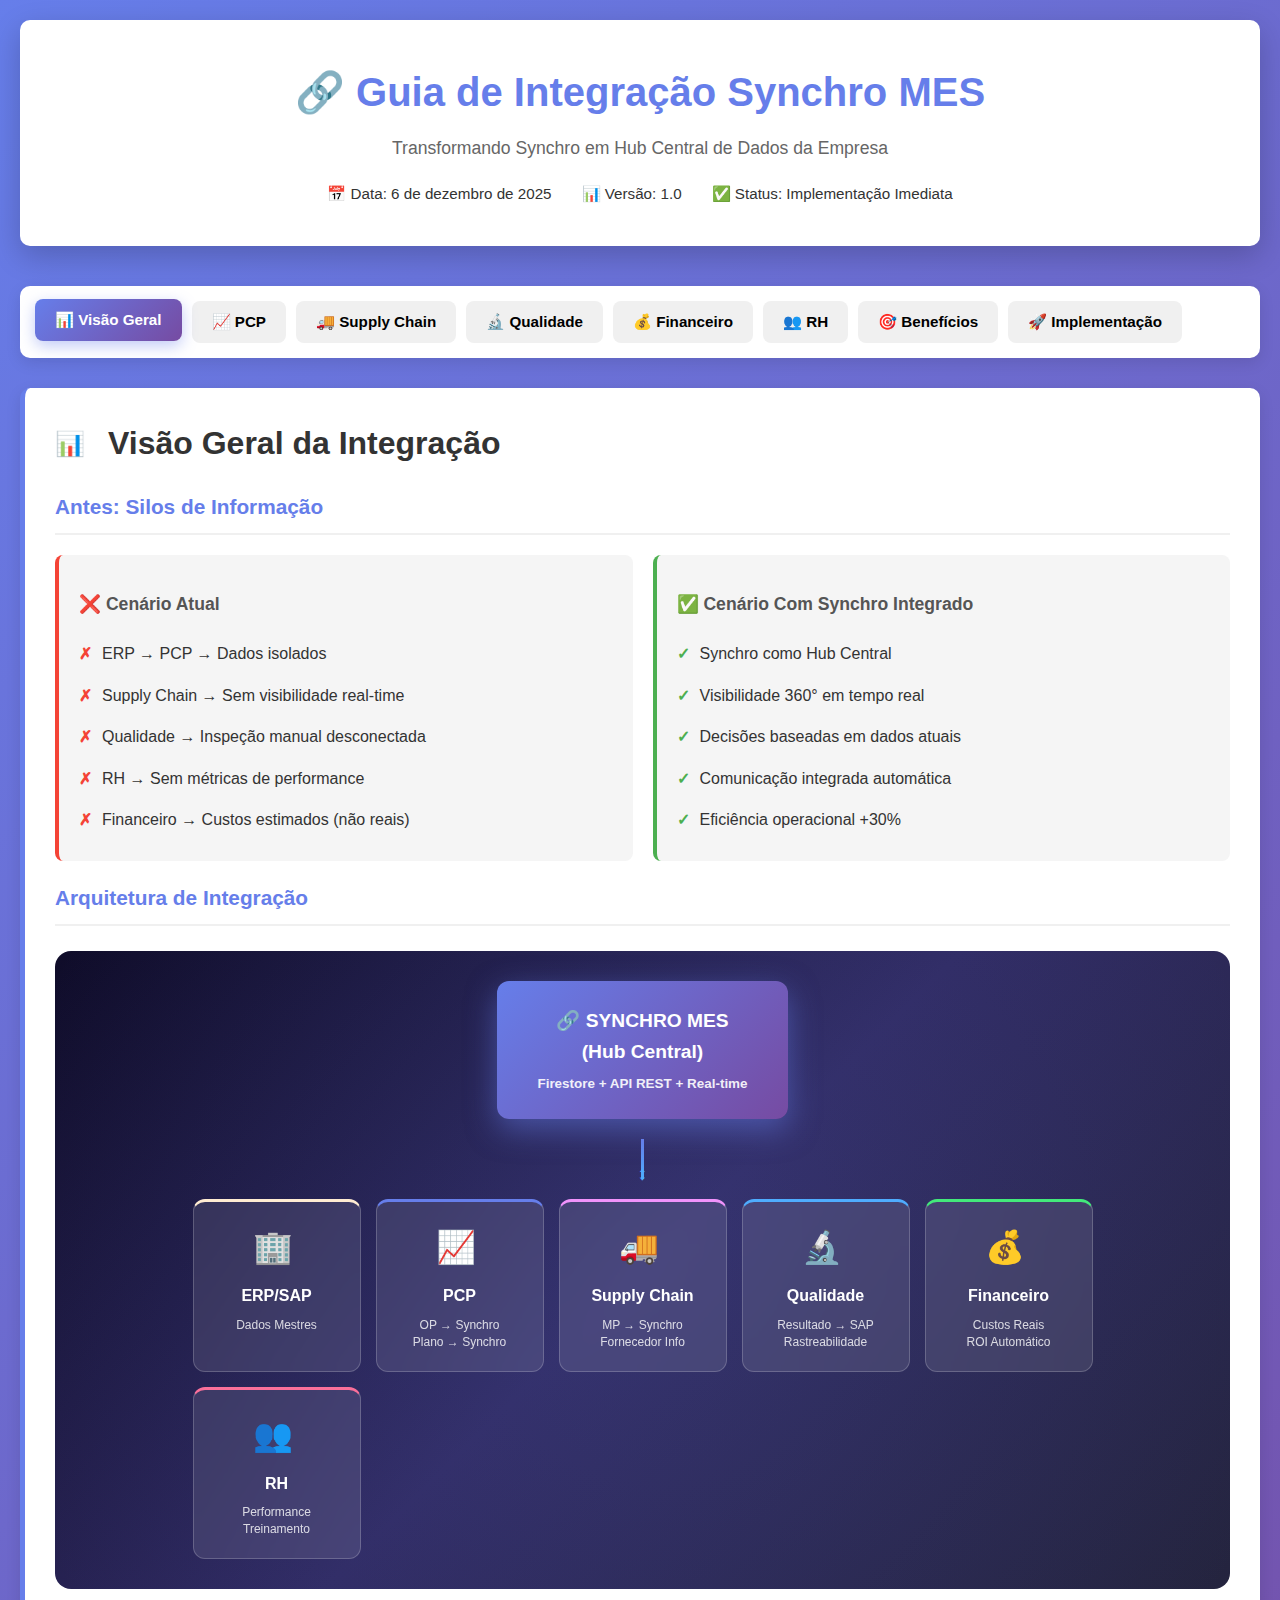
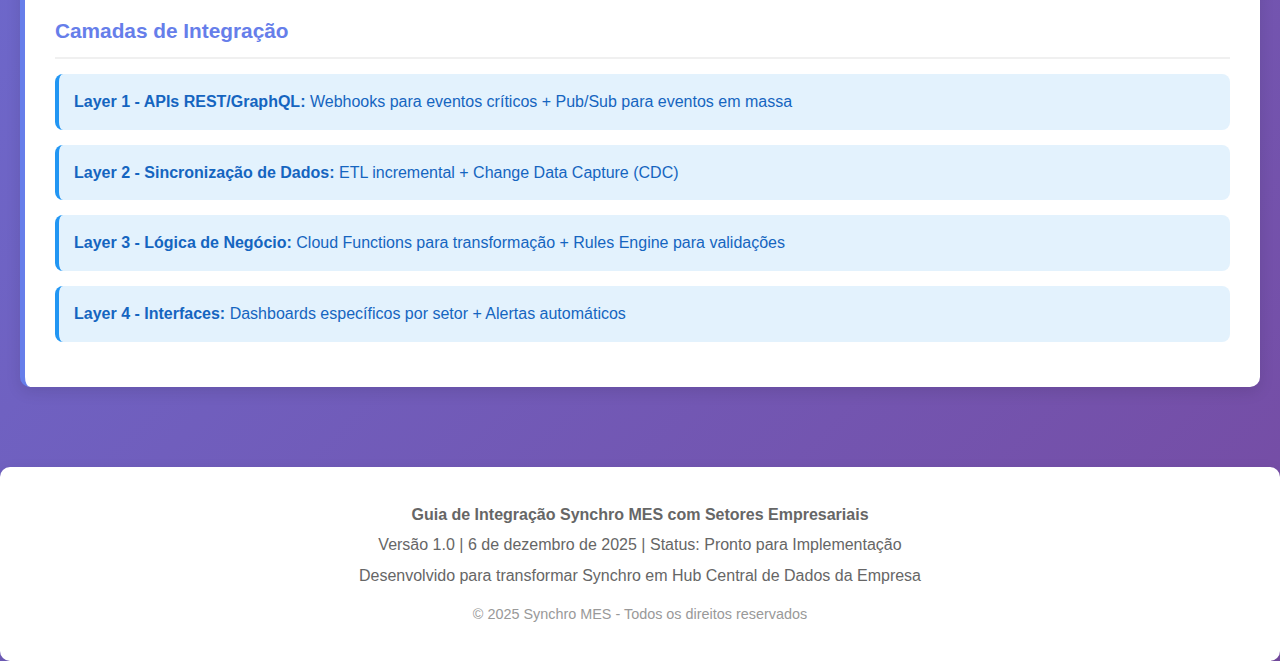
<file: guia-integracao-setores.html>
<!DOCTYPE html>
<html lang="pt-BR">
<head>
    <meta charset="UTF-8">
    <meta name="viewport" content="width=device-width, initial-scale=1.0">
    <title>Guia de Integração Synchro MES - Setores Empresariais</title>
    <style>
        * {
            margin: 0;
            padding: 0;
            box-sizing: border-box;
        }

        body {
            font-family: 'Segoe UI', Tahoma, Geneva, Verdana, sans-serif;
            background: linear-gradient(135deg, #667eea 0%, #764ba2 100%);
            color: #333;
            line-height: 1.6;
            min-height: 100vh;
        }

        .container {
            max-width: 1400px;
            margin: 0 auto;
            padding: 20px;
        }

        /* Header */
        header {
            background: white;
            padding: 40px 30px;
            border-radius: 10px;
            box-shadow: 0 10px 30px rgba(0, 0, 0, 0.2);
            margin-bottom: 40px;
            text-align: center;
        }

        header h1 {
            font-size: 2.5em;
            color: #667eea;
            margin-bottom: 10px;
        }

        header .subtitle {
            font-size: 1.1em;
            color: #666;
            margin-bottom: 20px;
        }

        header .meta {
            display: flex;
            justify-content: center;
            gap: 30px;
            flex-wrap: wrap;
            font-size: 0.95em;
        }

        header .meta span {
            display: flex;
            align-items: center;
            gap: 8px;
        }

        /* Navigation Tabs */
        .tabs {
            display: flex;
            gap: 10px;
            margin-bottom: 30px;
            flex-wrap: wrap;
            background: white;
            padding: 15px;
            border-radius: 10px;
            box-shadow: 0 5px 15px rgba(0, 0, 0, 0.1);
        }

        .tabs button {
            padding: 12px 20px;
            border: none;
            background: #f0f0f0;
            cursor: pointer;
            border-radius: 8px;
            font-weight: 600;
            transition: all 0.3s ease;
            font-size: 0.95em;
        }

        .tabs button:hover {
            background: #e0e0e0;
        }

        .tabs button.active {
            background: linear-gradient(135deg, #667eea 0%, #764ba2 100%);
            color: white;
            transform: translateY(-2px);
            box-shadow: 0 5px 15px rgba(102, 126, 234, 0.4);
        }

        /* Tab Content */
        .tab-content {
            display: none;
            animation: fadeIn 0.5s ease;
        }

        .tab-content.active {
            display: block;
        }

        @keyframes fadeIn {
            from { opacity: 0; transform: translateY(10px); }
            to { opacity: 1; transform: translateY(0); }
        }

        /* Cards */
        .card {
            background: white;
            border-radius: 10px;
            padding: 30px;
            margin-bottom: 20px;
            box-shadow: 0 5px 15px rgba(0, 0, 0, 0.1);
            border-left: 5px solid #667eea;
        }

        .card.pcp { border-left-color: #667eea; }
        .card.supply { border-left-color: #f093fb; }
        .card.quality { border-left-color: #4facfe; }
        .card.financial { border-left-color: #43e97b; }
        .card.rh { border-left-color: #fa709a; }

        .card h2 {
            font-size: 1.8em;
            margin-bottom: 15px;
            color: #333;
        }

        .card h3 {
            font-size: 1.3em;
            margin: 20px 0 10px 0;
            color: #667eea;
            border-bottom: 2px solid #f0f0f0;
            padding-bottom: 10px;
        }

        .card h4 {
            font-size: 1.1em;
            margin: 15px 0 10px 0;
            color: #555;
        }

        /* Tables */
        table {
            width: 100%;
            border-collapse: collapse;
            margin: 20px 0;
            font-size: 0.95em;
        }

        table thead {
            background: linear-gradient(135deg, #667eea 0%, #764ba2 100%);
            color: white;
        }

        table th {
            padding: 15px;
            text-align: left;
            font-weight: 600;
        }

        table td {
            padding: 12px 15px;
            border-bottom: 1px solid #f0f0f0;
        }

        table tbody tr:hover {
            background: #f9f9f9;
        }

        /* Badge */
        .badge {
            display: inline-block;
            padding: 5px 12px;
            border-radius: 20px;
            font-size: 0.85em;
            font-weight: 600;
            margin: 3px;
        }

        .badge.input { background: #e3f2fd; color: #1976d2; }
        .badge.output { background: #f3e5f5; color: #7b1fa2; }
        .badge.responsibility { background: #e8f5e9; color: #388e3c; }

        /* Workflow */
        .workflow {
            background: #f5f5f5;
            padding: 20px;
            border-radius: 8px;
            margin: 20px 0;
            font-family: 'Courier New', monospace;
            overflow-x: auto;
            border-left: 4px solid #667eea;
        }

        .workflow code {
            color: #333;
            font-size: 0.9em;
            line-height: 1.8;
        }

        /* Alert Box */
        .alert {
            padding: 15px;
            border-radius: 8px;
            margin: 15px 0;
            border-left: 4px solid;
        }

        .alert.info {
            background: #e3f2fd;
            border-left-color: #2196f3;
            color: #1565c0;
        }

        .alert.success {
            background: #e8f5e9;
            border-left-color: #4caf50;
            color: #2e7d32;
        }

        .alert.warning {
            background: #fff3e0;
            border-left-color: #ff9800;
            color: #e65100;
        }

        .alert.critical {
            background: #ffebee;
            border-left-color: #f44336;
            color: #c62828;
        }

        /* Dashboard Preview */
        .dashboard-preview {
            background: linear-gradient(135deg, #1a1a2e 0%, #16213e 100%);
            border: 1px solid #0f3460;
            border-radius: 12px;
            padding: 25px;
            margin: 20px 0;
            font-family: 'Fira Code', 'Consolas', 'Courier New', monospace;
            font-size: 0.85em;
            overflow-x: auto;
            color: #e94560;
            box-shadow: 0 10px 40px rgba(0, 0, 0, 0.3), inset 0 1px 0 rgba(255, 255, 255, 0.1);
            position: relative;
        }

        .dashboard-preview::before {
            content: '';
            position: absolute;
            top: 10px;
            left: 15px;
            width: 12px;
            height: 12px;
            background: #ff5f56;
            border-radius: 50%;
            box-shadow: 20px 0 0 #ffbd2e, 40px 0 0 #27ca40;
        }

        .dashboard-preview pre {
            margin: 0;
            padding-top: 15px;
            white-space: pre;
            color: #a5d6ff;
        }

        /* Modern Diagram Styles */
        .diagram-container {
            background: linear-gradient(135deg, #0f0c29 0%, #302b63 50%, #24243e 100%);
            border-radius: 16px;
            padding: 30px;
            margin: 25px 0;
            position: relative;
            overflow: hidden;
        }

        .diagram-container::before {
            content: '';
            position: absolute;
            top: -50%;
            left: -50%;
            width: 200%;
            height: 200%;
            background: radial-gradient(circle, rgba(102, 126, 234, 0.1) 0%, transparent 50%);
            animation: pulse 4s ease-in-out infinite;
        }

        @keyframes pulse {
            0%, 100% { transform: scale(1); opacity: 0.5; }
            50% { transform: scale(1.1); opacity: 0.8; }
        }

        .diagram-hub {
            display: flex;
            flex-direction: column;
            align-items: center;
            position: relative;
            z-index: 1;
        }

        .hub-center {
            background: linear-gradient(135deg, #667eea 0%, #764ba2 100%);
            color: white;
            padding: 25px 40px;
            border-radius: 12px;
            font-weight: bold;
            font-size: 1.2em;
            text-align: center;
            box-shadow: 0 10px 30px rgba(102, 126, 234, 0.5);
            position: relative;
            z-index: 2;
        }

        .hub-center small {
            display: block;
            font-size: 0.7em;
            opacity: 0.9;
            margin-top: 5px;
        }

        .hub-connectors {
            display: flex;
            justify-content: center;
            gap: 0;
            margin: 20px 0;
        }

        .connector-line {
            width: 3px;
            height: 40px;
            background: linear-gradient(180deg, #667eea, #4facfe);
            position: relative;
        }

        .connector-line::after {
            content: '↕';
            position: absolute;
            bottom: -10px;
            left: 50%;
            transform: translateX(-50%);
            color: #4facfe;
            font-size: 1.2em;
        }

        .hub-sectors {
            display: grid;
            grid-template-columns: repeat(auto-fit, minmax(140px, 1fr));
            gap: 15px;
            width: 100%;
            max-width: 900px;
        }

        .sector-box {
            background: rgba(255, 255, 255, 0.1);
            backdrop-filter: blur(10px);
            border: 1px solid rgba(255, 255, 255, 0.2);
            border-radius: 12px;
            padding: 20px 15px;
            text-align: center;
            color: white;
            transition: all 0.3s ease;
            cursor: pointer;
        }

        .sector-box:hover {
            transform: translateY(-5px);
            background: rgba(255, 255, 255, 0.2);
            box-shadow: 0 10px 30px rgba(0, 0, 0, 0.3);
        }

        .sector-box .icon {
            font-size: 2em;
            margin-bottom: 10px;
        }

        .sector-box h4 {
            margin: 0;
            font-size: 1em;
            color: white;
        }

        .sector-box small {
            display: block;
            margin-top: 8px;
            font-size: 0.75em;
            opacity: 0.8;
            line-height: 1.4;
        }

        .sector-box.pcp { border-top: 3px solid #667eea; }
        .sector-box.supply { border-top: 3px solid #f093fb; }
        .sector-box.quality { border-top: 3px solid #4facfe; }
        .sector-box.financial { border-top: 3px solid #43e97b; }
        .sector-box.rh { border-top: 3px solid #fa709a; }
        .sector-box.erp { border-top: 3px solid #ffecd2; }

        /* Flow Diagram */
        .flow-diagram {
            display: flex;
            align-items: center;
            justify-content: center;
            gap: 15px;
            flex-wrap: wrap;
            padding: 20px;
            background: linear-gradient(135deg, #1a1a2e 0%, #16213e 100%);
            border-radius: 12px;
            margin: 20px 0;
        }

        .flow-step {
            background: linear-gradient(135deg, #667eea 0%, #764ba2 100%);
            color: white;
            padding: 15px 20px;
            border-radius: 10px;
            font-weight: 600;
            text-align: center;
            min-width: 120px;
            box-shadow: 0 5px 15px rgba(102, 126, 234, 0.4);
        }

        .flow-step.secondary {
            background: linear-gradient(135deg, #4facfe 0%, #00f2fe 100%);
        }

        .flow-step.success {
            background: linear-gradient(135deg, #43e97b 0%, #38f9d7 100%);
        }

        .flow-step.warning {
            background: linear-gradient(135deg, #fa709a 0%, #fee140 100%);
        }

        .flow-arrow {
            color: #4facfe;
            font-size: 1.5em;
            animation: arrowPulse 1.5s ease-in-out infinite;
        }

        @keyframes arrowPulse {
            0%, 100% { opacity: 0.5; transform: translateX(0); }
            50% { opacity: 1; transform: translateX(5px); }
        }

        /* Status Grid */
        .status-grid {
            display: grid;
            grid-template-columns: repeat(auto-fit, minmax(200px, 1fr));
            gap: 15px;
            margin: 20px 0;
        }

        .status-card {
            background: linear-gradient(135deg, #1a1a2e 0%, #16213e 100%);
            border-radius: 12px;
            padding: 20px;
            color: white;
            position: relative;
            overflow: hidden;
        }

        .status-card::before {
            content: '';
            position: absolute;
            top: 0;
            left: 0;
            width: 4px;
            height: 100%;
        }

        .status-card.producing::before { background: #43e97b; }
        .status-card.delayed::before { background: #fa709a; }
        .status-card.stopped::before { background: #ffc107; }
        .status-card.waiting::before { background: #4facfe; }

        .status-card .op-name {
            font-weight: bold;
            font-size: 1.1em;
            margin-bottom: 10px;
        }

        .status-card .status-label {
            display: inline-block;
            padding: 5px 12px;
            border-radius: 20px;
            font-size: 0.8em;
            font-weight: 600;
        }

        .status-card.producing .status-label { background: rgba(67, 233, 123, 0.2); color: #43e97b; }
        .status-card.delayed .status-label { background: rgba(250, 112, 154, 0.2); color: #fa709a; }
        .status-card.stopped .status-label { background: rgba(255, 193, 7, 0.2); color: #ffc107; }
        .status-card.waiting .status-label { background: rgba(79, 172, 254, 0.2); color: #4facfe; }

        .status-card .progress-bar {
            height: 6px;
            background: rgba(255, 255, 255, 0.1);
            border-radius: 3px;
            margin-top: 15px;
            overflow: hidden;
        }

        .status-card .progress-fill {
            height: 100%;
            border-radius: 3px;
            transition: width 0.5s ease;
        }

        .status-card.producing .progress-fill { background: linear-gradient(90deg, #43e97b, #38f9d7); }
        .status-card.delayed .progress-fill { background: linear-gradient(90deg, #fa709a, #fee140); }
        .status-card.stopped .progress-fill { background: linear-gradient(90deg, #ffc107, #ff9800); }
        .status-card.waiting .progress-fill { background: linear-gradient(90deg, #4facfe, #00f2fe); }

        .status-card .info-row {
            display: flex;
            justify-content: space-between;
            margin-top: 10px;
            font-size: 0.85em;
            opacity: 0.8;
        }

        /* Material Cards */
        .material-grid {
            display: grid;
            grid-template-columns: repeat(auto-fit, minmax(180px, 1fr));
            gap: 15px;
            margin: 20px 0;
        }

        .material-card {
            background: linear-gradient(135deg, #1a1a2e 0%, #16213e 100%);
            border-radius: 12px;
            padding: 20px;
            color: white;
            text-align: center;
        }

        .material-card .icon {
            font-size: 2.5em;
            margin-bottom: 10px;
        }

        .material-card h4 {
            margin: 0 0 5px 0;
            color: white;
        }

        .material-card .quantity {
            font-size: 1.5em;
            font-weight: bold;
            margin: 10px 0;
        }

        .material-card .quantity.ok { color: #43e97b; }
        .material-card .quantity.warning { color: #ffc107; }
        .material-card .quantity.critical { color: #fa709a; }

        .material-card .bar {
            height: 8px;
            background: rgba(255, 255, 255, 0.1);
            border-radius: 4px;
            overflow: hidden;
            margin-top: 15px;
        }

        .material-card .bar-fill {
            height: 100%;
            border-radius: 4px;
        }

        .material-card .bar-fill.ok { background: linear-gradient(90deg, #43e97b, #38f9d7); width: 80%; }
        .material-card .bar-fill.warning { background: linear-gradient(90deg, #ffc107, #ff9800); width: 45%; }
        .material-card .bar-fill.critical { background: linear-gradient(90deg, #fa709a, #fee140); width: 15%; }

        /* SPC Chart */
        .spc-chart {
            background: linear-gradient(135deg, #1a1a2e 0%, #16213e 100%);
            border-radius: 12px;
            padding: 25px;
            margin: 20px 0;
            color: white;
        }

        .spc-chart h4 {
            color: white;
            margin-bottom: 20px;
            text-align: center;
        }

        .chart-area {
            position: relative;
            height: 200px;
            border-left: 2px solid rgba(255, 255, 255, 0.3);
            border-bottom: 2px solid rgba(255, 255, 255, 0.3);
            margin: 20px 10px;
        }

        .chart-line {
            position: absolute;
            left: 0;
            right: 0;
            height: 2px;
            border-top: 2px dashed;
        }

        .chart-line.usl { top: 10%; border-color: #fa709a; }
        .chart-line.mean { top: 50%; border-color: #4facfe; }
        .chart-line.lsl { top: 90%; border-color: #fa709a; }

        .chart-line span {
            position: absolute;
            right: -50px;
            top: -10px;
            font-size: 0.75em;
        }

        .chart-points {
            position: absolute;
            top: 0;
            left: 0;
            right: 0;
            bottom: 0;
            display: flex;
            align-items: center;
            justify-content: space-around;
            padding: 0 20px;
        }

        .chart-point {
            width: 12px;
            height: 12px;
            background: #43e97b;
            border-radius: 50%;
            box-shadow: 0 0 10px rgba(67, 233, 123, 0.5);
            position: relative;
        }

        .chart-point:nth-child(1) { top: 20px; }
        .chart-point:nth-child(2) { top: -10px; }
        .chart-point:nth-child(3) { top: 5px; }
        .chart-point:nth-child(4) { top: -25px; }
        .chart-point:nth-child(5) { top: 15px; }
        .chart-point:nth-child(6) { top: -5px; }
        .chart-point:nth-child(7) { top: 10px; }
        .chart-point:nth-child(8) { top: -15px; }

        .spc-result {
            display: flex;
            justify-content: center;
            gap: 30px;
            margin-top: 20px;
            flex-wrap: wrap;
        }

        .spc-metric {
            text-align: center;
            padding: 15px 25px;
            background: rgba(255, 255, 255, 0.1);
            border-radius: 10px;
        }

        .spc-metric .value {
            font-size: 1.8em;
            font-weight: bold;
            color: #43e97b;
        }

        .spc-metric .label {
            font-size: 0.85em;
            opacity: 0.8;
            margin-top: 5px;
        }

        /* Responsibility Matrix */
        .raci-matrix {
            display: grid;
            gap: 10px;
            margin: 20px 0;
        }

        .raci-row {
            display: grid;
            grid-template-columns: 200px repeat(6, 1fr);
            gap: 10px;
            font-size: 0.9em;
        }

        .raci-cell {
            padding: 10px;
            border-radius: 5px;
            text-align: center;
            font-weight: 600;
        }

        .raci-activity {
            padding: 10px;
            background: #f0f0f0;
            border-radius: 5px;
        }

        .raci-r { background: #ffcdd2; color: #b71c1c; }
        .raci-a { background: #c8e6c9; color: #1b5e20; }
        .raci-c { background: #bbdefb; color: #0d47a1; }
        .raci-i { background: #ffe0b2; color: #e65100; }
        .raci-none { background: #f5f5f5; color: #999; }

        /* Benefits */
        .benefits-grid {
            display: grid;
            grid-template-columns: repeat(auto-fit, minmax(250px, 1fr));
            gap: 20px;
            margin: 20px 0;
        }

        .benefit-card {
            background: linear-gradient(135deg, #667eea 0%, #764ba2 100%);
            color: white;
            padding: 20px;
            border-radius: 8px;
            text-align: center;
        }

        .benefit-card h4 {
            color: white;
            margin-bottom: 10px;
            font-size: 1.1em;
        }

        .benefit-card .metric {
            font-size: 1.8em;
            font-weight: bold;
            margin: 10px 0;
        }

        /* Timeline */
        .timeline {
            position: relative;
            padding: 20px 0;
        }

        .timeline-item {
            padding-left: 40px;
            padding-bottom: 20px;
            position: relative;
        }

        .timeline-item:before {
            content: '';
            position: absolute;
            left: 0;
            top: 0;
            width: 15px;
            height: 15px;
            background: #667eea;
            border-radius: 50%;
            border: 3px solid white;
            box-shadow: 0 0 0 3px #667eea;
        }

        .timeline-item:after {
            content: '';
            position: absolute;
            left: 6px;
            top: 15px;
            width: 3px;
            height: calc(100% + 5px);
            background: #667eea;
        }

        .timeline-item:last-child:after {
            display: none;
        }

        .timeline-item h4 {
            margin-bottom: 5px;
        }

        /* Footer */
        footer {
            background: white;
            padding: 30px;
            border-radius: 10px;
            text-align: center;
            margin-top: 40px;
            box-shadow: 0 5px 15px rgba(0, 0, 0, 0.1);
            color: #666;
        }

        footer p {
            margin: 5px 0;
        }

        /* Responsive */
        @media (max-width: 768px) {
            header h1 { font-size: 1.8em; }
            
            .tabs {
                flex-direction: column;
            }
            
            .tabs button {
                width: 100%;
            }

            .raci-row {
                grid-template-columns: 150px repeat(5, 1fr);
                font-size: 0.8em;
            }

            .benefits-grid {
                grid-template-columns: 1fr;
            }

            table {
                font-size: 0.85em;
            }

            table th, table td {
                padding: 8px 12px;
            }
        }

        /* Icon */
        .icon {
            font-size: 1.5em;
            margin-right: 8px;
        }

        /* Section */
        .section-header {
            display: flex;
            align-items: center;
            gap: 15px;
            margin-bottom: 20px;
        }

        .section-header h2 {
            margin: 0;
            font-size: 2em;
        }

        .section-header .subtitle {
            font-size: 1em;
            color: #999;
        }

        /* Comparison */
        .comparison {
            display: grid;
            grid-template-columns: 1fr 1fr;
            gap: 20px;
            margin: 20px 0;
        }

        .comparison-item {
            padding: 20px;
            border-radius: 8px;
            background: #f5f5f5;
        }

        .comparison-item.before {
            border-left: 4px solid #f44336;
        }

        .comparison-item.after {
            border-left: 4px solid #4caf50;
        }

        .comparison-item h4 {
            margin-bottom: 15px;
            font-size: 1.1em;
        }

        .comparison-item ul {
            list-style: none;
            padding-left: 0;
        }

        .comparison-item li {
            padding: 8px 0;
            display: flex;
            gap: 10px;
        }

        .comparison-item li:before {
            font-weight: bold;
        }

        .comparison-item.before li:before {
            content: '✗';
            color: #f44336;
        }

        .comparison-item.after li:before {
            content: '✓';
            color: #4caf50;
        }
    </style>
</head>
<body>
    <div class="container">
        <!-- Header -->
        <header>
            <h1>🔗 Guia de Integração Synchro MES</h1>
            <p class="subtitle">Transformando Synchro em Hub Central de Dados da Empresa</p>
            <div class="meta">
                <span>📅 Data: 6 de dezembro de 2025</span>
                <span>📊 Versão: 1.0</span>
                <span>✅ Status: Implementação Imediata</span>
            </div>
        </header>

        <!-- Navigation Tabs -->
        <div class="tabs">
            <button class="tab-btn active" onclick="openTab(event, 'visao-geral')">📊 Visão Geral</button>
            <button class="tab-btn" onclick="openTab(event, 'pcp')">📈 PCP</button>
            <button class="tab-btn" onclick="openTab(event, 'supply')">🚚 Supply Chain</button>
            <button class="tab-btn" onclick="openTab(event, 'quality')">🔬 Qualidade</button>
            <button class="tab-btn" onclick="openTab(event, 'financial')">💰 Financeiro</button>
            <button class="tab-btn" onclick="openTab(event, 'rh')">👥 RH</button>
            <button class="tab-btn" onclick="openTab(event, 'beneficios')">🎯 Benefícios</button>
            <button class="tab-btn" onclick="openTab(event, 'implementacao')">🚀 Implementação</button>
        </div>

        <!-- VISÃO GERAL -->
        <div id="visao-geral" class="tab-content active">
            <div class="card">
                <div class="section-header">
                    <span class="icon">📊</span>
                    <h2>Visão Geral da Integração</h2>
                </div>

                <h3>Antes: Silos de Informação</h3>
                <div class="comparison">
                    <div class="comparison-item before">
                        <h4>❌ Cenário Atual</h4>
                        <ul>
                            <li>ERP → PCP → Dados isolados</li>
                            <li>Supply Chain → Sem visibilidade real-time</li>
                            <li>Qualidade → Inspeção manual desconectada</li>
                            <li>RH → Sem métricas de performance</li>
                            <li>Financeiro → Custos estimados (não reais)</li>
                        </ul>
                    </div>
                    <div class="comparison-item after">
                        <h4>✅ Cenário Com Synchro Integrado</h4>
                        <ul>
                            <li>Synchro como Hub Central</li>
                            <li>Visibilidade 360° em tempo real</li>
                            <li>Decisões baseadas em dados atuais</li>
                            <li>Comunicação integrada automática</li>
                            <li>Eficiência operacional +30%</li>
                        </ul>
                    </div>
                </div>

                <h3>Arquitetura de Integração</h3>
                
                <!-- Modern Hub Diagram -->
                <div class="diagram-container">
                    <div class="diagram-hub">
                        <div class="hub-center">
                            🔗 SYNCHRO MES<br>(Hub Central)
                            <small>Firestore + API REST + Real-time</small>
                        </div>
                        <div class="hub-connectors">
                            <div class="connector-line"></div>
                        </div>
                        <div class="hub-sectors">
                            <div class="sector-box erp">
                                <div class="icon">🏢</div>
                                <h4>ERP/SAP</h4>
                                <small>Dados Mestres</small>
                            </div>
                            <div class="sector-box pcp">
                                <div class="icon">📈</div>
                                <h4>PCP</h4>
                                <small>OP → Synchro<br>Plano → Synchro</small>
                            </div>
                            <div class="sector-box supply">
                                <div class="icon">🚚</div>
                                <h4>Supply Chain</h4>
                                <small>MP → Synchro<br>Fornecedor Info</small>
                            </div>
                            <div class="sector-box quality">
                                <div class="icon">🔬</div>
                                <h4>Qualidade</h4>
                                <small>Resultado → SAP<br>Rastreabilidade</small>
                            </div>
                            <div class="sector-box financial">
                                <div class="icon">💰</div>
                                <h4>Financeiro</h4>
                                <small>Custos Reais<br>ROI Automático</small>
                            </div>
                            <div class="sector-box rh">
                                <div class="icon">👥</div>
                                <h4>RH</h4>
                                <small>Performance<br>Treinamento</small>
                            </div>
                        </div>
                    </div>
                </div>

                <h3>Camadas de Integração</h3>
                <div class="alert info">
                    <strong>Layer 1 - APIs REST/GraphQL:</strong> Webhooks para eventos críticos + Pub/Sub para eventos em massa
                </div>
                <div class="alert info">
                    <strong>Layer 2 - Sincronização de Dados:</strong> ETL incremental + Change Data Capture (CDC)
                </div>
                <div class="alert info">
                    <strong>Layer 3 - Lógica de Negócio:</strong> Cloud Functions para transformação + Rules Engine para validações
                </div>
                <div class="alert info">
                    <strong>Layer 4 - Interfaces:</strong> Dashboards específicos por setor + Alertas automáticos
                </div>
            </div>
        </div>

        <!-- PCP -->
        <div id="pcp" class="tab-content">
            <div class="card pcp">
                <div class="section-header">
                    <span class="icon">📈</span>
                    <h2>PCP - Planejamento e Controle de Produção</h2>
                </div>

                <h3>Responsabilidades</h3>
                <ul style="margin-left: 20px;">
                    <li><strong>PCP:</strong> Criar OPs, alocar máquinas, definir prazos</li>
                    <li><strong>Synchro:</strong> Executar OPs, registrar produção, alertar atrasos</li>
                </ul>

                <h3>📥 INPUTS: PCP → Synchro</h3>
                <span class="badge input">Entrada de Dados</span>

                <h4>1. Ordens de Produção (OP)</h4>
                
                <!-- Modern Flow Diagram -->
                <div class="flow-diagram">
                    <div class="flow-step">📋 PCP cria OP<br><small>no SAP</small></div>
                    <span class="flow-arrow">→</span>
                    <div class="flow-step secondary">🔗 Webhook<br><small>API POST</small></div>
                    <span class="flow-arrow">→</span>
                    <div class="flow-step">📥 Synchro recebe<br><small>Valida restrições</small></div>
                    <span class="flow-arrow">→</span>
                    <div class="flow-step success">✅ OP Ativada<br><small>Pronta para produção</small></div>
                </div>

                <table>
                    <thead>
                        <tr>
                            <th>Dado</th>
                            <th>Descrição</th>
                            <th>Exemplo</th>
                        </tr>
                    </thead>
                    <tbody>
                        <tr>
                            <td>Número da OP</td>
                            <td>Identificador único</td>
                            <td>OP-2025-001</td>
                        </tr>
                        <tr>
                            <td>Produto/Código</td>
                            <td>O que será produzido</td>
                            <td>PROD-123</td>
                        </tr>
                        <tr>
                            <td>Quantidade</td>
                            <td>Peças a produzir</td>
                            <td>5.000 peças</td>
                        </tr>
                        <tr>
                            <td>Máquina Designada</td>
                            <td>Equipamento a usar</td>
                            <td>H-05</td>
                        </tr>
                        <tr>
                            <td>Matéria-Prima</td>
                            <td>Insumos necessários</td>
                            <td>MP-001, MP-002</td>
                        </tr>
                        <tr>
                            <td>Data Início/Fim</td>
                            <td>Prazo da OP</td>
                            <td>7 dez 07:00 - 17:00</td>
                        </tr>
                    </tbody>
                </table>

                <h4>2. Alterações de Planejamento</h4>
                <div class="alert warning">
                    <strong>Cenários:</strong> OP cancelada, reprogramada, prioridade alterada, quantidade ajustada
                </div>

                <h3>📤 OUTPUTS: Synchro → PCP</h3>
                <span class="badge output">Saída de Dados</span>

                <h4>1. Status de Produção em Tempo Real</h4>
                
                <!-- Modern Status Grid -->
                <div class="status-grid">
                    <div class="status-card producing">
                        <div class="op-name">OP-025-001</div>
                        <span class="status-label">✅ Produzindo</span>
                        <div class="progress-bar">
                            <div class="progress-fill" style="width: 78%"></div>
                        </div>
                        <div class="info-row">
                            <span>78% concluído</span>
                            <span>Prev: 14:30 ✓</span>
                        </div>
                    </div>
                    <div class="status-card delayed">
                        <div class="op-name">OP-025-002</div>
                        <span class="status-label">⚠️ Atraso</span>
                        <div class="progress-bar">
                            <div class="progress-fill" style="width: 45%"></div>
                        </div>
                        <div class="info-row">
                            <span>45% concluído</span>
                            <span>Prev: 18:30 ❌</span>
                        </div>
                    </div>
                    <div class="status-card stopped">
                        <div class="op-name">OP-025-003</div>
                        <span class="status-label">⏸️ Parada</span>
                        <div class="progress-bar">
                            <div class="progress-fill" style="width: 20%"></div>
                        </div>
                        <div class="info-row">
                            <span>20% concluído</span>
                            <span>Indefinido</span>
                        </div>
                    </div>
                    <div class="status-card waiting">
                        <div class="op-name">OP-025-004</div>
                        <span class="status-label">📋 Aguardando</span>
                        <div class="progress-bar">
                            <div class="progress-fill" style="width: 0%"></div>
                        </div>
                        <div class="info-row">
                            <span>0% concluído</span>
                            <span>Prev: 16:00</span>
                        </div>
                    </div>
                </div>

                <h4>2. Alertas de Atraso/Problema</h4>
                <div class="alert critical">
                    <strong>Condição 1:</strong> OP vai atrasar → Alerta + Sugestão de reavaliar prioridades
                </div>
                <div class="alert critical">
                    <strong>Condição 2:</strong> Máquina em parada longa → Alerta + Sugestão de transferir OP
                </div>
                <div class="alert critical">
                    <strong>Condição 3:</strong> Falta de matéria-prima → Bloqueio + Alerta para Supply Chain
                </div>

                <h3>📊 DASHBOARDS ESPECÍFICOS PARA PCP</h3>
                
                <!-- Modern Dashboard Card -->
                <div class="spc-chart">
                    <h4>📊 RESUMO DE PRODUÇÃO - 6 de dezembro de 2025</h4>
                    <div class="spc-result">
                        <div class="spc-metric">
                            <div class="value">15.000</div>
                            <div class="label">🎯 Meta do Dia</div>
                        </div>
                        <div class="spc-metric">
                            <div class="value" style="color: #4facfe;">12.450</div>
                            <div class="label">✅ Produzido (83%)</div>
                        </div>
                        <div class="spc-metric">
                            <div class="value" style="color: #ffc107;">2.550</div>
                            <div class="label">📉 Faltam</div>
                        </div>
                        <div class="spc-metric">
                            <div class="value" style="color: #fa709a;">14.200</div>
                            <div class="label">⚠️ Estimado até 17h</div>
                        </div>
                    </div>
                    <div class="alert warning" style="margin-top: 20px; background: rgba(255, 193, 7, 0.15); border-color: #ffc107;">
                        <strong>⚠️ ALERTA:</strong> VAI FALTAR 800 PEÇAS (5%) | Sugestão: Acelerar H-07 ou pedir overtime
                    </div>
                </div>
            </div>
        </div>

        <!-- SUPPLY CHAIN -->
        <div id="supply" class="tab-content">
            <div class="card supply">
                <div class="section-header">
                    <span class="icon">🚚</span>
                    <h2>Supply Chain</h2>
                </div>

                <h3>Responsabilidades</h3>
                <ul style="margin-left: 20px;">
                    <li><strong>Supply Chain:</strong> Gerenciar fornecedores, garantir disponibilidade de MP, negociar prazos</li>
                    <li><strong>Synchro:</strong> Consumir MP em tempo real, alertar falta, prever demanda</li>
                </ul>

                <h3>📥 INPUTS: Supply Chain → Synchro</h3>
                <span class="badge input">Posição de Estoque</span>

                <h4>1. Estoque de Matéria-Prima</h4>
                <table>
                    <thead>
                        <tr>
                            <th>Informação</th>
                            <th>Descrição</th>
                        </tr>
                    </thead>
                    <tbody>
                        <tr>
                            <td>Código da MP</td>
                            <td>MP-001, MP-002, etc</td>
                        </tr>
                        <tr>
                            <td>Saldo Atual</td>
                            <td>Quantidade em kg/unidades</td>
                        </tr>
                        <tr>
                            <td>Saldo Reservado</td>
                            <td>Para OPs futuras</td>
                        </tr>
                        <tr>
                            <td>Saldo Disponível</td>
                            <td>Atual - Reservado</td>
                        </tr>
                        <tr>
                            <td>Fornecedor</td>
                            <td>Lead time + preço</td>
                        </tr>
                        <tr>
                            <td>Data Vencimento</td>
                            <td>Se perecível</td>
                        </tr>
                    </tbody>
                </table>

                <h3>📤 OUTPUTS: Synchro → Supply Chain</h3>
                <span class="badge output">Consumo em Tempo Real</span>

                <h4>1. Consumo de Matéria-Prima</h4>
                
                <!-- Modern Material Grid -->
                <div class="material-grid">
                    <div class="material-card">
                        <div class="icon">🔩</div>
                        <h4>MP-001 (Aço)</h4>
                        <div class="quantity ok">1.200 kg</div>
                        <small>consumidos hoje</small>
                        <div class="bar"><div class="bar-fill ok"></div></div>
                        <small style="opacity: 0.7;">vs 3.000 em estoque ✅</small>
                    </div>
                    <div class="material-card">
                        <div class="icon">🎨</div>
                        <h4>MP-002 (Tinta)</h4>
                        <div class="quantity warning">500 L</div>
                        <small>consumidos hoje</small>
                        <div class="bar"><div class="bar-fill warning"></div></div>
                        <small style="opacity: 0.7;">vs 1.000 em estoque ⚠️</small>
                    </div>
                    <div class="material-card">
                        <div class="icon">🔧</div>
                        <h4>MP-003 (Parafuso)</h4>
                        <div class="quantity critical">5.000 un</div>
                        <small>consumidos hoje</small>
                        <div class="bar"><div class="bar-fill critical"></div></div>
                        <small style="opacity: 0.7;">vs 10.000 em estoque ⚠️</small>
                    </div>
                </div>
                
                <div class="alert success" style="background: rgba(67, 233, 123, 0.15); border-color: #43e97b;">
                    <strong>✅ Status:</strong> Todas as MP estão OK para hoje!
                </div>

                <h4>2. Previsão de Demanda (Demand Forecast)</h4>
                
                <!-- Modern Forecast Table -->
                <div class="spc-chart">
                    <h4>📅 PREVISÃO DE DEMANDA - PRÓXIMOS 7 DIAS</h4>
                    <table style="color: white; margin: 0;">
                        <thead style="background: rgba(102, 126, 234, 0.3);">
                            <tr>
                                <th style="color: white;">Data</th>
                                <th style="color: white;">MP-001</th>
                                <th style="color: white;">MP-002</th>
                                <th style="color: white;">MP-003</th>
                            </tr>
                        </thead>
                        <tbody>
                            <tr style="border-bottom: 1px solid rgba(255,255,255,0.1);">
                                <td>07 dez</td>
                                <td>1.800 kg</td>
                                <td>750 L</td>
                                <td>7.500 un</td>
                            </tr>
                            <tr style="border-bottom: 1px solid rgba(255,255,255,0.1);">
                                <td>08 dez</td>
                                <td>2.200 kg</td>
                                <td>900 L</td>
                                <td>9.000 un</td>
                            </tr>
                            <tr style="border-bottom: 1px solid rgba(255,255,255,0.1);">
                                <td>09 dez</td>
                                <td>2.500 kg</td>
                                <td>1.000 L</td>
                                <td>10.000 un</td>
                            </tr>
                            <tr style="border-bottom: 1px solid rgba(255,255,255,0.1);">
                                <td>11 dez</td>
                                <td>3.000 kg</td>
                                <td>1.200 L</td>
                                <td style="color: #fa709a;">12.000 un ⚠️</td>
                            </tr>
                            <tr>
                                <td>13 dez</td>
                                <td>2.200 kg</td>
                                <td>850 L</td>
                                <td>8.500 un</td>
                            </tr>
                        </tbody>
                    </table>
                    <div class="alert warning" style="margin-top: 20px; background: rgba(255, 193, 7, 0.15); border-color: #ffc107;">
                        <strong>⚠️ Avisos:</strong><br>
                        • MP-003: Falta 2.000 un. em 11 dez (supply gap)<br>
                        • MP-001: Pedido urgente recomendado em 8 dez
                    </div>
                </div>

                <h4>3. Alertas de Falta de Matéria-Prima</h4>
                <div class="alert critical">
                    <strong>Cenário 1:</strong> MP vai acabar → BLOQUEIO: OP não pode ser iniciada
                </div>
                <div class="alert warning">
                    <strong>Cenário 2:</strong> MP vai acabar em breve → AVISO: Supply Chain pode providenciar expedição
                </div>
                <div class="alert warning">
                    <strong>Cenário 3:</strong> Vencimento de MP → AVISO: Use hoje ou perderá
                </div>
            </div>
        </div>

        <!-- QUALIDADE -->
        <div id="quality" class="tab-content">
            <div class="card quality">
                <div class="section-header">
                    <span class="icon">🔬</span>
                    <h2>Qualidade</h2>
                </div>

                <h3>Responsabilidades</h3>
                <ul style="margin-left: 20px;">
                    <li><strong>Qualidade:</strong> Definir planos de inspeção, fazer testes, registrar resultados</li>
                    <li><strong>Synchro:</strong> Coletar dados, gerar alertas de anomalias, rastreabilidade</li>
                </ul>

                <h3>📥 INPUTS: Qualidade → Synchro</h3>
                <span class="badge input">Plano de Inspeção</span>

                <h4>1. Plano de Inspeção (AQL)</h4>
                
                <!-- Modern Flow Diagram for Inspection -->
                <div class="flow-diagram">
                    <div class="flow-step">📋 Qualidade define<br><small>AQL + Frequência</small></div>
                    <span class="flow-arrow">→</span>
                    <div class="flow-step secondary">📥 Registra no Synchro<br><small>Critérios</small></div>
                    <span class="flow-arrow">→</span>
                    <div class="flow-step">🔢 Synchro calcula<br><small>Próxima inspeção</small></div>
                    <span class="flow-arrow">→</span>
                    <div class="flow-step warning">🔔 Alerta<br><small>Hora de inspecionar!</small></div>
                </div>

                <h3>📤 OUTPUTS: Synchro → Qualidade</h3>
                <span class="badge output">Rastreabilidade + Análise</span>

                <h4>1. Rastreabilidade Completa</h4>
                <div class="alert success">
                    Se um defeito é encontrado, Synchro fornece: Lote, Data, Hora, Máquina, Operador, OP, MP utilizada, Temperatura, Pressão, Ciclo... Todos os afetados identificados!
                </div>

                <h4>2. Análise Estatística (SPC)</h4>
                
                <!-- Modern SPC Chart -->
                <div class="spc-chart">
                    <h4>📈 GRÁFICO DE CONTROLE - PESO DO PRODUTO</h4>
                    <div class="chart-area">
                        <div class="chart-line usl"><span style="color: #fa709a;">LSC</span></div>
                        <div class="chart-line mean"><span style="color: #4facfe;">Média</span></div>
                        <div class="chart-line lsl"><span style="color: #fa709a;">LIC</span></div>
                        <div class="chart-points">
                            <div class="chart-point"></div>
                            <div class="chart-point"></div>
                            <div class="chart-point"></div>
                            <div class="chart-point"></div>
                            <div class="chart-point"></div>
                            <div class="chart-point"></div>
                            <div class="chart-point"></div>
                            <div class="chart-point"></div>
                        </div>
                    </div>
                    <div class="spc-result">
                        <div class="spc-metric">
                            <div class="value">ESTÁVEL</div>
                            <div class="label">✅ Status do Processo</div>
                        </div>
                        <div class="spc-metric">
                            <div class="value">1.25</div>
                            <div class="label">📊 Cpk (min: 1.0)</div>
                        </div>
                        <div class="spc-metric">
                            <div class="value">0.8%</div>
                            <div class="label">📉 Taxa de Defeito</div>
                        </div>
                    </div>
                </div>

                <h4>3. Alertas de Anomalia</h4>
                <div class="alert warning">
                    <strong>Anomalia 1:</strong> Muita perda em máquina X (8% vs 2% normal)
                </div>
                <div class="alert warning">
                    <strong>Anomalia 2:</strong> Padrão de defeito em um operador (5% vs 2% média)
                </div>
                <div class="alert warning">
                    <strong>Anomalia 3:</strong> Ingrediente de MP vencido detectado
                </div>
            </div>
        </div>

        <!-- FINANCEIRO -->
        <div id="financial" class="tab-content">
            <div class="card financial">
                <div class="section-header">
                    <span class="icon">💰</span>
                    <h2>Financeiro</h2>
                </div>

                <h3>Responsabilidades</h3>
                <ul style="margin-left: 20px;">
                    <li><strong>Financeiro:</strong> Controlar custos, gerar relatórios, análise de resultado</li>
                    <li><strong>Synchro:</strong> Coletar dados de custos reais, gerar KPIs financeiros</li>
                </ul>

                <h3>📤 OUTPUTS: Synchro → Financeiro</h3>
                <span class="badge output">Custo de Produção</span>

                <h4>1. Custo Real de Produção por OP</h4>
                
                <!-- Modern Cost Dashboard -->
                <div class="spc-chart">
                    <h4>💰 CUSTO DE PRODUÇÃO - OP-025-001</h4>
                    <div style="display: grid; grid-template-columns: repeat(auto-fit, minmax(200px, 1fr)); gap: 15px; margin-bottom: 20px;">
                        <div style="background: rgba(102, 126, 234, 0.2); padding: 15px; border-radius: 10px; text-align: center;">
                            <div style="font-size: 0.85em; opacity: 0.8;">Produto</div>
                            <div style="font-size: 1.1em; font-weight: bold; margin-top: 5px;">Cilindro Hidráulico Grade A</div>
                        </div>
                        <div style="background: rgba(67, 233, 123, 0.2); padding: 15px; border-radius: 10px; text-align: center;">
                            <div style="font-size: 0.85em; opacity: 0.8;">Quantidade OK</div>
                            <div style="font-size: 1.5em; font-weight: bold; color: #43e97b;">4.950</div>
                        </div>
                        <div style="background: rgba(250, 112, 154, 0.2); padding: 15px; border-radius: 10px; text-align: center;">
                            <div style="font-size: 0.85em; opacity: 0.8;">Defeitos</div>
                            <div style="font-size: 1.5em; font-weight: bold; color: #fa709a;">50</div>
                        </div>
                    </div>
                    
                    <table style="color: white; margin: 20px 0;">
                        <thead style="background: rgba(102, 126, 234, 0.3);">
                            <tr>
                                <th style="color: white;">Item</th>
                                <th style="color: white; text-align: right;">Custo</th>
                            </tr>
                        </thead>
                        <tbody>
                            <tr style="border-bottom: 1px solid rgba(255,255,255,0.1);">
                                <td>🔩 MP-001 (Aço)</td>
                                <td style="text-align: right;">R$ 12.000,00</td>
                            </tr>
                            <tr style="border-bottom: 1px solid rgba(255,255,255,0.1);">
                                <td>🎨 MP-002 (Tinta)</td>
                                <td style="text-align: right;">R$ 1.500,00</td>
                            </tr>
                            <tr style="border-bottom: 1px solid rgba(255,255,255,0.1);">
                                <td>🔧 MP-003 (Parafuso)</td>
                                <td style="text-align: right;">R$ 800,00</td>
                            </tr>
                            <tr style="border-bottom: 1px solid rgba(255,255,255,0.1); background: rgba(255,255,255,0.05);">
                                <td><strong>Total MP</strong></td>
                                <td style="text-align: right;"><strong>R$ 14.300,00</strong></td>
                            </tr>
                            <tr style="border-bottom: 1px solid rgba(255,255,255,0.1);">
                                <td>👷 Mão de obra (12h)</td>
                                <td style="text-align: right;">R$ 2.500,00</td>
                            </tr>
                            <tr style="border-bottom: 1px solid rgba(255,255,255,0.1);">
                                <td>⚡ Energia</td>
                                <td style="text-align: right;">R$ 850,00</td>
                            </tr>
                            <tr style="border-bottom: 1px solid rgba(255,255,255,0.1);">
                                <td>📉 Depreciação</td>
                                <td style="text-align: right;">R$ 500,00</td>
                            </tr>
                        </tbody>
                    </table>
                    
                    <div class="spc-result">
                        <div class="spc-metric">
                            <div class="value" style="color: #fa709a;">R$ 18.150</div>
                            <div class="label">💵 Custo Total</div>
                        </div>
                        <div class="spc-metric">
                            <div class="value">R$ 3,66</div>
                            <div class="label">📊 Custo/Peça OK</div>
                        </div>
                        <div class="spc-metric">
                            <div class="value" style="color: #43e97b;">R$ 31.350</div>
                            <div class="label">💰 Lucro (63%)</div>
                        </div>
                    </div>
                </div>

                <h4>2. KPIs Financeiros Mensais</h4>
                
                <!-- Modern Financial Dashboard -->
                <div class="spc-chart">
                    <h4>📊 PERFORMANCE FINANCEIRA - DEZEMBRO 2025</h4>
                    <div class="spc-result" style="margin-bottom: 25px;">
                        <div class="spc-metric" style="background: rgba(67, 233, 123, 0.15);">
                            <div class="value" style="color: #43e97b;">R$ 1.245.000</div>
                            <div class="label">💵 Receita Total</div>
                        </div>
                        <div class="spc-metric" style="background: rgba(250, 112, 154, 0.15);">
                            <div class="value" style="color: #fa709a;">R$ 498.000</div>
                            <div class="label">📉 Custo Total (40%)</div>
                        </div>
                        <div class="spc-metric" style="background: rgba(102, 126, 234, 0.15);">
                            <div class="value" style="color: #667eea;">R$ 747.000</div>
                            <div class="label">💰 Lucro Bruto (60%)</div>
                        </div>
                    </div>
                    
                    <div style="display: grid; grid-template-columns: repeat(auto-fit, minmax(150px, 1fr)); gap: 15px;">
                        <div style="background: rgba(255,255,255,0.1); padding: 15px; border-radius: 10px; text-align: center;">
                            <div style="font-size: 1.5em; font-weight: bold; color: #43e97b;">95%</div>
                            <div style="font-size: 0.85em; opacity: 0.8;">Eficiência MO</div>
                            <div style="font-size: 0.75em; color: #43e97b;">vs 90% meta ✅</div>
                        </div>
                        <div style="background: rgba(255,255,255,0.1); padding: 15px; border-radius: 10px; text-align: center;">
                            <div style="font-size: 1.5em; font-weight: bold; color: #43e97b;">92%</div>
                            <div style="font-size: 0.85em; opacity: 0.8;">Eficiência Energia</div>
                            <div style="font-size: 0.75em; color: #43e97b;">vs 90% meta ✅</div>
                        </div>
                        <div style="background: rgba(255,255,255,0.1); padding: 15px; border-radius: 10px; text-align: center;">
                            <div style="font-size: 1.5em; font-weight: bold; color: #43e97b;">2%</div>
                            <div style="font-size: 0.85em; opacity: 0.8;">Taxa Retrabalho</div>
                            <div style="font-size: 0.75em; color: #43e97b;">vs 3% meta ✅</div>
                        </div>
                        <div style="background: rgba(255,255,255,0.1); padding: 15px; border-radius: 10px; text-align: center;">
                            <div style="font-size: 1.5em; font-weight: bold; color: #667eea;">150%</div>
                            <div style="font-size: 0.85em; opacity: 0.8;">ROI Produção</div>
                            <div style="font-size: 0.75em; color: #43e97b;">Excelente! ✅✅</div>
                        </div>
                    </div>
                </div>
            </div>
        </div>

        <!-- RH -->
        <div id="rh" class="tab-content">
            <div class="card rh">
                <div class="section-header">
                    <span class="icon">👥</span>
                    <h2>RH / Operações</h2>
                </div>

                <h3>Responsabilidades</h3>
                <ul style="margin-left: 20px;">
                    <li><strong>RH:</strong> Gerenciar pessoal, ponto, treinamento, folha</li>
                    <li><strong>Synchro:</strong> Registrar operadores, medir produtividade, sugerir treinamento</li>
                </ul>

                <h3>📤 OUTPUTS: Synchro → RH</h3>
                <span class="badge output">Performance de Operador</span>

                <h4>1. Ficha de Performance</h4>
                
                <!-- Modern Performance Card -->
                <div class="spc-chart">
                    <h4>👤 FICHA DE PERFORMANCE - João Silva | Nov 2025</h4>
                    
                    <div style="display: flex; align-items: center; gap: 20px; margin-bottom: 25px; flex-wrap: wrap;">
                        <div style="width: 80px; height: 80px; background: linear-gradient(135deg, #667eea, #764ba2); border-radius: 50%; display: flex; align-items: center; justify-content: center; font-size: 2em;">👷</div>
                        <div>
                            <div style="font-size: 1.5em; font-weight: bold;">João Silva</div>
                            <div style="opacity: 0.8;">Operador de Máquina | Turno 1</div>
                            <div style="margin-top: 10px;">
                                <span style="color: #ffc107; font-size: 1.3em;">⭐⭐⭐⭐⭐</span>
                                <span style="margin-left: 10px; color: #43e97b; font-weight: bold;">EXCELENTE</span>
                            </div>
                        </div>
                    </div>
                    
                    <div class="spc-result" style="margin-bottom: 25px;">
                        <div class="spc-metric">
                            <div class="value">160h</div>
                            <div class="label">⏰ Horas Trabalhadas</div>
                        </div>
                        <div class="spc-metric">
                            <div class="value" style="color: #4facfe;">12.450</div>
                            <div class="label">📦 Peças Produzidas</div>
                        </div>
                        <div class="spc-metric">
                            <div class="value" style="color: #43e97b;">77,8</div>
                            <div class="label">📊 Peças/Hora (vs 75)</div>
                        </div>
                    </div>
                    
                    <div style="display: grid; grid-template-columns: repeat(auto-fit, minmax(180px, 1fr)); gap: 15px; margin-bottom: 20px;">
                        <div style="background: rgba(67, 233, 123, 0.15); padding: 15px; border-radius: 10px;">
                            <div style="font-weight: bold; color: #43e97b;">Taxa de Defeito</div>
                            <div style="font-size: 1.3em; margin-top: 5px;">1,2% <span style="font-size: 0.8em; opacity: 0.8;">vs 2% meta ✅</span></div>
                        </div>
                        <div style="background: rgba(67, 233, 123, 0.15); padding: 15px; border-radius: 10px;">
                            <div style="font-weight: bold; color: #43e97b;">Paradas Causadas</div>
                            <div style="font-size: 1.3em; margin-top: 5px;">2 <span style="font-size: 0.8em; opacity: 0.8;">vs 5 máximo ✅</span></div>
                        </div>
                        <div style="background: rgba(67, 233, 123, 0.15); padding: 15px; border-radius: 10px;">
                            <div style="font-weight: bold; color: #43e97b;">Absenteísmo</div>
                            <div style="font-size: 1.3em; margin-top: 5px;">0% <span style="font-size: 0.8em; opacity: 0.8;">Perfeito! ✅</span></div>
                        </div>
                    </div>
                    
                    <h4 style="color: white; border-bottom: 1px solid rgba(255,255,255,0.2); padding-bottom: 10px;">Performance por Máquina</h4>
                    <div style="display: grid; grid-template-columns: repeat(3, 1fr); gap: 15px; margin: 15px 0;">
                        <div style="text-align: center;">
                            <div style="font-weight: bold;">H-03</div>
                            <div style="font-size: 1.5em; color: #43e97b;">95%</div>
                            <div style="font-size: 0.8em; opacity: 0.8;">Excelente</div>
                        </div>
                        <div style="text-align: center;">
                            <div style="font-weight: bold;">H-05</div>
                            <div style="font-size: 1.5em; color: #4facfe;">92%</div>
                            <div style="font-size: 0.8em; opacity: 0.8;">Muito Bom</div>
                        </div>
                        <div style="text-align: center;">
                            <div style="font-weight: bold;">H-07</div>
                            <div style="font-size: 1.5em; color: #ffc107;">78%</div>
                            <div style="font-size: 0.8em; opacity: 0.8;">Precisa Treinar</div>
                        </div>
                    </div>
                    
                    <div class="alert success" style="background: rgba(67, 233, 123, 0.15); border-color: #43e97b; margin-top: 20px;">
                        <strong>📋 Recomendações:</strong><br>
                        ✅ Promover a supervisor de turno<br>
                        ✅ Aumentar salarial de 5%<br>
                        📚 Treinar em máquina H-07 para melhorar
                    </div>
                </div>

                <h4>2. Sugestão de Treinamento</h4>
                <div class="alert info">
                    Synchro detecta anomalias de performance (taxa de defeito alta, baixa produtividade) e sugere treinamento automático para RH
                </div>
            </div>
        </div>

        <!-- BENEFÍCIOS -->
        <div id="beneficios" class="tab-content">
            <div class="card">
                <div class="section-header">
                    <span class="icon">🎯</span>
                    <h2>Benefícios Esperados</h2>
                </div>

                <h3>Por Setor</h3>

                <div class="benefits-grid">
                    <div class="benefit-card">
                        <h4>📈 PCP</h4>
                        <div class="metric">+30%</div>
                        <p>Eficiência Operacional</p>
                        <p style="font-size: 0.9em; margin-top: 10px;">✅ Visibilidade 100% real-time<br>✅ Replanejamento automático<br>✅ -40% de atraso</p>
                    </div>

                    <div class="benefit-card">
                        <h4>🚚 Supply Chain</h4>
                        <div class="metric">-25%</div>
                        <p>Redução de Estoque</p>
                        <p style="font-size: 0.9em; margin-top: 10px;">✅ Previsão acurada<br>✅ Zero stockouts<br>✅ R$ 200k-500k/ano</p>
                    </div>

                    <div class="benefit-card">
                        <h4>🔬 Qualidade</h4>
                        <div class="metric">100%</div>
                        <p>Conformidade</p>
                        <p style="font-size: 0.9em; margin-top: 10px;">✅ Rastreabilidade completa<br>✅ -80% tempo auditoria<br>✅ Defeitos <0.1%</p>
                    </div>

                    <div class="benefit-card">
                        <h4>💰 Financeiro</h4>
                        <div class="metric">+60%</div>
                        <p>Margem de Lucro</p>
                        <p style="font-size: 0.9em; margin-top: 10px;">✅ Custo real por OP<br>✅ ROI automático<br>✅ Decisões acuradas</p>
                    </div>

                    <div class="benefit-card">
                        <h4>👥 RH</h4>
                        <div class="metric">✓ Objetivos</div>
                        <p>Métricas de Performance</p>
                        <p style="font-size: 0.9em; margin-top: 10px;">✅ Dados reais de produção<br>✅ Treinamento direcionado<br>✅ Promoções baseadas em dados</p>
                    </div>

                    <div class="benefit-card">
                        <h4>🏢 Empresa</h4>
                        <div class="metric">+30%</div>
                        <p>Eficiência Geral</p>
                        <p style="font-size: 0.9em; margin-top: 10px;">✅ R$ 1M-3M economia/ano<br>✅ Visibilidade 360°<br>✅ Decisões em tempo real</p>
                    </div>
                </div>

                <h3 style="margin-top: 40px;">Matriz de Benefícios Consolidada</h3>
                <table>
                    <thead>
                        <tr>
                            <th>Benefício</th>
                            <th>Métrica</th>
                            <th>Setor Beneficiado</th>
                            <th>Impacto</th>
                        </tr>
                    </thead>
                    <tbody>
                        <tr>
                            <td>Redução de Atraso</td>
                            <td>-40%</td>
                            <td>PCP</td>
                            <td>Cumprir prazos com clientes</td>
                        </tr>
                        <tr>
                            <td>Eficiência Operacional</td>
                            <td>+30%</td>
                            <td>Toda Empresa</td>
                            <td>Mais produção com menos recursos</td>
                        </tr>
                        <tr>
                            <td>Redução de Estoque</td>
                            <td>-25%</td>
                            <td>Supply Chain</td>
                            <td>Liberação de capital de giro</td>
                        </tr>
                        <tr>
                            <td>Conformidade 100%</td>
                            <td>100%</td>
                            <td>Qualidade</td>
                            <td>Zero recalls não planejados</td>
                        </tr>
                        <tr>
                            <td>Economia Anual</td>
                            <td>R$ 1M-3M</td>
                            <td>Financeiro</td>
                            <td>EBITDA aumenta 15-20%</td>
                        </tr>
                        <tr>
                            <td>Margem de Lucro</td>
                            <td>+5-8%</td>
                            <td>Todas</td>
                            <td>Mais lucratividade por OP</td>
                        </tr>
                    </tbody>
                </table>
            </div>
        </div>

        <!-- IMPLEMENTAÇÃO -->
        <div id="implementacao" class="tab-content">
            <div class="card">
                <div class="section-header">
                    <span class="icon">🚀</span>
                    <h2>Plano de Implementação</h2>
                </div>

                <h3>📅 Fase 1: Integração Imediata (Mês 1-2)</h3>
                <div class="timeline">
                    <div class="timeline-item">
                        <h4>PCP</h4>
                        <p>✅ Synchro recebe OPs do SAP automaticamente<br>✅ Dashboard de status em tempo real<br>✅ Alertas de atraso via Slack</p>
                    </div>
                    <div class="timeline-item">
                        <h4>Supply Chain</h4>
                        <p>✅ Synchro recebe estoque do SAP diariamente<br>✅ Bloqueio automático de OP se faltar MP<br>✅ Alertas de consumo vs. previsão</p>
                    </div>
                    <div class="timeline-item">
                        <h4>Qualidade</h4>
                        <p>✅ Plano de inspeção no Synchro<br>✅ Registro de resultado de inspeção<br>✅ Rastreabilidade básica</p>
                    </div>
                </div>

                <h3>📅 Fase 2: Inteligência (Mês 3-4)</h3>
                <div class="timeline">
                    <div class="timeline-item">
                        <h4>PCP</h4>
                        <p>✅ Recomendação de reprogramação automática<br>✅ Análise de gargalo (bottleneck)<br>✅ Dashboard de capacidade futura</p>
                    </div>
                    <div class="timeline-item">
                        <h4>Supply Chain</h4>
                        <p>✅ Previsão de demanda por IA<br>✅ Alertas de supply gap<br>✅ Integração com IoT de estoque</p>
                    </div>
                    <div class="timeline-item">
                        <h4>Qualidade</h4>
                        <p>✅ Gráficos de SPC automáticos<br>✅ Análise de causa-raiz (Pareto)<br>✅ Alertas de anomalia</p>
                    </div>
                </div>

                <h3>📅 Fase 3: Otimização (Mês 5-6)</h3>
                <div class="timeline">
                    <div class="timeline-item">
                        <h4>PCP</h4>
                        <p>✅ Otimizador de sequência automático<br>✅ Simulação "What-if"<br>✅ Relatório de OEE</p>
                    </div>
                    <div class="timeline-item">
                        <h4>Supply Chain</h4>
                        <p>✅ Sugestão de pedido automático ao fornecedor<br>✅ Integração com PCP para previsão longo prazo<br>✅ Dashboard de saúde do fornecedor</p>
                    </div>
                    <div class="timeline-item">
                        <h4>Qualidade</h4>
                        <p>✅ Conformidade automática (IATF, ISO)<br>✅ Certificado de lote automático<br>✅ Integração com sistema de NCs</p>
                    </div>
                </div>

                <h3 style="margin-top: 40px;">🎯 Próximos Passos Imediatos</h3>
                <div class="alert success">
                    <strong>Semana 1:</strong> Aprovação do Guia pela Diretoria
                </div>
                <div class="alert success">
                    <strong>Semana 2:</strong> Kickoff com cada setor (Reunião de 1 hora)
                </div>
                <div class="alert success">
                    <strong>Semana 3:</strong> Mapeamento de dados e APIs
                </div>
                <div class="alert success">
                    <strong>Semana 4:</strong> Testes de integração
                </div>
                <div class="alert success">
                    <strong>Semana 5:</strong> Treinamento de usuários
                </div>
                <div class="alert success">
                    <strong>Semana 6:</strong> Go-live piloto com 1 setor
                </div>
                <div class="alert success">
                    <strong>Mês 2+:</strong> Expansão para todos os setores
                </div>

                <h3 style="margin-top: 40px;">👥 Governance</h3>
                
                <!-- Modern Governance Card -->
                <div class="spc-chart">
                    <h4>🏛️ COMITÊ DE INTEGRAÇÃO SYNCHRO</h4>
                    
                    <div style="display: flex; align-items: center; gap: 20px; margin-bottom: 25px; flex-wrap: wrap;">
                        <div style="width: 60px; height: 60px; background: linear-gradient(135deg, #667eea, #764ba2); border-radius: 50%; display: flex; align-items: center; justify-content: center; font-size: 1.5em;">👔</div>
                        <div>
                            <div style="font-size: 1.2em; font-weight: bold;">Responsável: CIO / Diretor de Operações</div>
                            <div style="opacity: 0.8;">Frequência: Quinzenal</div>
                        </div>
                    </div>
                    
                    <h4 style="color: white; border-bottom: 1px solid rgba(255,255,255,0.2); padding-bottom: 10px;">Membros do Comitê</h4>
                    <div style="display: grid; grid-template-columns: repeat(auto-fit, minmax(180px, 1fr)); gap: 15px; margin: 20px 0;">
                        <div style="background: rgba(102, 126, 234, 0.2); padding: 15px; border-radius: 10px; text-align: center;">
                            <div style="font-size: 1.5em;">📈</div>
                            <div style="font-weight: bold; margin-top: 5px;">Gerente PCP</div>
                        </div>
                        <div style="background: rgba(240, 147, 251, 0.2); padding: 15px; border-radius: 10px; text-align: center;">
                            <div style="font-size: 1.5em;">🚚</div>
                            <div style="font-weight: bold; margin-top: 5px;">Gerente Supply Chain</div>
                        </div>
                        <div style="background: rgba(79, 172, 254, 0.2); padding: 15px; border-radius: 10px; text-align: center;">
                            <div style="font-size: 1.5em;">🔬</div>
                            <div style="font-weight: bold; margin-top: 5px;">Coord. Qualidade</div>
                        </div>
                        <div style="background: rgba(67, 233, 123, 0.2); padding: 15px; border-radius: 10px; text-align: center;">
                            <div style="font-size: 1.5em;">💰</div>
                            <div style="font-weight: bold; margin-top: 5px;">Analista Financeiro</div>
                        </div>
                        <div style="background: rgba(250, 112, 154, 0.2); padding: 15px; border-radius: 10px; text-align: center;">
                            <div style="font-size: 1.5em;">💻</div>
                            <div style="font-weight: bold; margin-top: 5px;">Especialista TI Synchro</div>
                        </div>
                    </div>
                    
                    <h4 style="color: white; border-bottom: 1px solid rgba(255,255,255,0.2); padding-bottom: 10px;">Agenda das Reuniões</h4>
                    <div style="display: grid; grid-template-columns: repeat(auto-fit, minmax(200px, 1fr)); gap: 15px; margin: 20px 0;">
                        <div style="background: rgba(255,255,255,0.1); padding: 15px; border-radius: 10px; border-left: 3px solid #667eea;">
                            <div style="font-weight: bold;">1. Status de Implementação</div>
                            <div style="font-size: 0.85em; opacity: 0.8; margin-top: 5px;">Progresso por setor</div>
                        </div>
                        <div style="background: rgba(255,255,255,0.1); padding: 15px; border-radius: 10px; border-left: 3px solid #fa709a;">
                            <div style="font-weight: bold;">2. Bloqueadores</div>
                            <div style="font-size: 0.85em; opacity: 0.8; margin-top: 5px;">Problemas e soluções</div>
                        </div>
                        <div style="background: rgba(255,255,255,0.1); padding: 15px; border-radius: 10px; border-left: 3px solid #4facfe;">
                            <div style="font-weight: bold;">3. Feedback</div>
                            <div style="font-size: 0.85em; opacity: 0.8; margin-top: 5px;">Retorno dos usuários</div>
                        </div>
                        <div style="background: rgba(255,255,255,0.1); padding: 15px; border-radius: 10px; border-left: 3px solid #43e97b;">
                            <div style="font-weight: bold;">4. Próximas Etapas</div>
                            <div style="font-size: 0.85em; opacity: 0.8; margin-top: 5px;">Planejamento</div>
                        </div>
                    </div>
                </div>
            </div>
        </div>
    </div>

    <!-- Footer -->
    <footer>
        <p><strong>Guia de Integração Synchro MES com Setores Empresariais</strong></p>
        <p>Versão 1.0 | 6 de dezembro de 2025 | Status: Pronto para Implementação</p>
        <p>Desenvolvido para transformar Synchro em Hub Central de Dados da Empresa</p>
        <p style="color: #999; font-size: 0.9em; margin-top: 15px;">© 2025 Synchro MES - Todos os direitos reservados</p>
    </footer>

    <script>
        function openTab(evt, tabName) {
            // Hide all tab contents
            const tabContents = document.querySelectorAll('.tab-content');
            tabContents.forEach(content => {
                content.classList.remove('active');
            });

            // Remove active class from all buttons
            const tabButtons = document.querySelectorAll('.tab-btn');
            tabButtons.forEach(button => {
                button.classList.remove('active');
            });

            // Show the current tab
            document.getElementById(tabName).classList.add('active');

            // Add active class to the clicked button
            evt.currentTarget.classList.add('active');
        }

        // Set initial active button
        document.querySelector('.tab-btn').classList.add('active');
    </script>
</body>
</html>
</file>
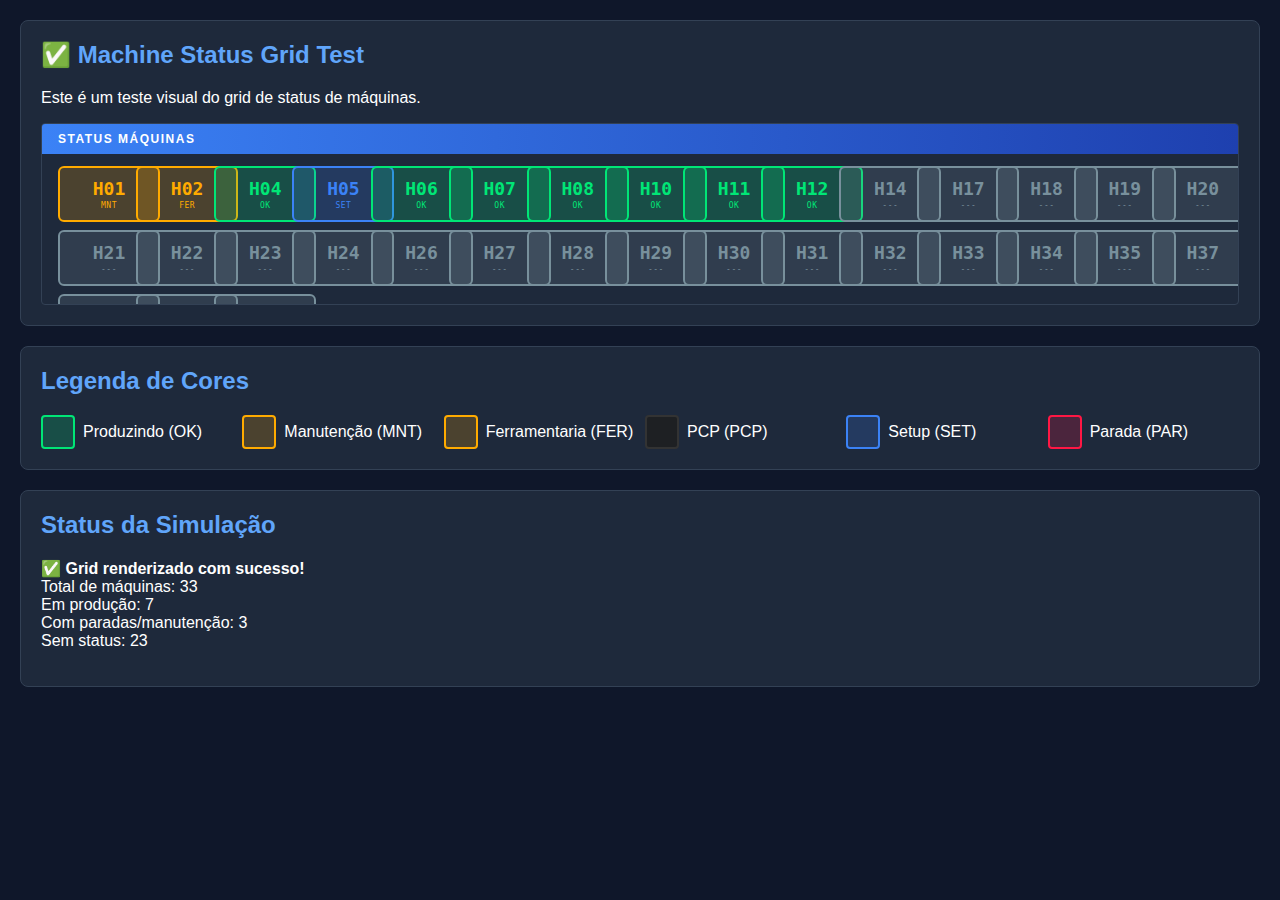
<file: test-machine-grid.html>
<!DOCTYPE html>
<html>
<head>
    <title>Test Machine Status Grid</title>
    <style>
        body {
            margin: 0;
            padding: 20px;
            background: #0f172a;
            font-family: 'Roboto', sans-serif;
            color: #fff;
        }

        .test-container {
            max-width: 1400px;
            margin: 0 auto;
        }

        .test-section {
            background: #1e293b;
            border: 1px solid #334155;
            border-radius: 8px;
            padding: 20px;
            margin-bottom: 20px;
        }

        .test-section h2 {
            margin-top: 0;
            color: #60a5fa;
        }

        /* Footer styles - copied from dashboard-tv.html */
        .industrial-footer {
            grid-column: 1 / -1;
            background: #1e293b;
            border: 1px solid #334155;
            border-radius: 4px;
            display: flex;
            flex-direction: column;
            min-height: 130px;
            max-height: 180px;
            overflow-y: auto;
        }

        .footer-label {
            background: linear-gradient(90deg, #3b82f6, #1e40af);
            padding: 8px 16px;
            display: flex;
            align-items: center;
            gap: 8px;
            flex-shrink: 0;
        }

        .footer-label span {
            font-size: 12px;
            font-weight: 700;
            letter-spacing: 1.5px;
            text-transform: uppercase;
        }

        .machine-status-grid {
            display: grid;
            grid-template-columns: repeat(auto-fill, minmax(70px, 1fr));
            gap: 8px;
            padding: 12px 16px;
            flex: 1;
            overflow-y: auto;
        }

        .machine-status-card {
            display: flex;
            flex-direction: column;
            align-items: center;
            justify-content: center;
            min-width: 70px;
            padding: 10px 14px;
            border-radius: 6px;
            font-family: 'Roboto Mono', monospace;
            font-weight: 700;
            font-size: 16px;
            text-transform: uppercase;
            transition: all 0.3s ease;
            border: 2px solid transparent;
        }

        .machine-status-card .machine-number {
            font-size: 18px;
            font-weight: 900;
        }

        .machine-status-card .machine-label {
            font-size: 8px;
            font-weight: 500;
            letter-spacing: 0.5px;
            margin-top: 2px;
        }

        .machine-status-card.produzindo {
            background: rgba(0, 230, 118, 0.2);
            border-color: #00e676;
            color: #00e676;
        }

        .machine-status-card.manutencao {
            background: rgba(255, 171, 0, 0.2);
            border-color: #ffab00;
            color: #ffab00;
        }

        .machine-status-card.ferramentaria {
            background: rgba(255, 171, 0, 0.2);
            border-color: #ffab00;
            color: #ffab00;
        }

        .machine-status-card.comercial-pcp {
            background: rgba(30, 30, 30, 0.8);
            border-color: #333;
            color: #999;
        }

        .machine-status-card.setup {
            background: rgba(59, 130, 246, 0.2);
            border-color: #3B82F6;
            color: #3B82F6;
        }

        .machine-status-card.parada {
            background: rgba(255, 23, 68, 0.2);
            border-color: #ff1744;
            color: #ff1744;
            animation: card-pulse 2s infinite;
        }

        .machine-status-card.outros {
            background: rgba(120, 144, 156, 0.2);
            border-color: #78909c;
            color: #78909c;
        }

        @keyframes card-pulse {
            0%, 100% { opacity: 1; }
            50% { opacity: 0.7; }
        }

        .status-legend {
            display: grid;
            grid-template-columns: repeat(auto-fit, minmax(150px, 1fr));
            gap: 10px;
            margin-top: 15px;
        }

        .legend-item {
            display: flex;
            align-items: center;
            gap: 8px;
        }

        .legend-color {
            width: 30px;
            height: 30px;
            border-radius: 4px;
            border: 2px solid;
        }
    </style>
</head>
<body>
    <div class="test-container">
        <div class="test-section">
            <h2>✅ Machine Status Grid Test</h2>
            <p>Este é um teste visual do grid de status de máquinas.</p>

            <div class="industrial-footer">
                <div class="footer-label">
                    <span>Status Máquinas</span>
                </div>
                <div class="machine-status-grid" id="machineStatusGrid">
                    <!-- Will be populated by JS -->
                </div>
            </div>
        </div>

        <div class="test-section">
            <h2>Legenda de Cores</h2>
            <div class="status-legend">
                <div class="legend-item">
                    <div class="legend-color" style="background: rgba(0, 230, 118, 0.2); border-color: #00e676;"></div>
                    <span>Produzindo (OK)</span>
                </div>
                <div class="legend-item">
                    <div class="legend-color" style="background: rgba(255, 171, 0, 0.2); border-color: #ffab00;"></div>
                    <span>Manutenção (MNT)</span>
                </div>
                <div class="legend-item">
                    <div class="legend-color" style="background: rgba(255, 171, 0, 0.2); border-color: #ffab00;"></div>
                    <span>Ferramentaria (FER)</span>
                </div>
                <div class="legend-item">
                    <div class="legend-color" style="background: rgba(30, 30, 30, 0.8); border-color: #333;"></div>
                    <span>PCP (PCP)</span>
                </div>
                <div class="legend-item">
                    <div class="legend-color" style="background: rgba(59, 130, 246, 0.2); border-color: #3B82F6;"></div>
                    <span>Setup (SET)</span>
                </div>
                <div class="legend-item">
                    <div class="legend-color" style="background: rgba(255, 23, 68, 0.2); border-color: #ff1744;"></div>
                    <span>Parada (PAR)</span>
                </div>
            </div>
        </div>

        <div class="test-section">
            <h2>Status da Simulação</h2>
            <p id="statusMessage">Carregando...</p>
        </div>
    </div>

    <script>
        // Simulated data
        const allMachineIds = ['H01', 'H02', 'H04', 'H05', 'H06', 'H07', 'H08', 'H10', 'H11', 'H12', 
                               'H14', 'H17', 'H18', 'H19', 'H20', 'H21', 'H22', 'H23', 'H24', 'H26', 
                               'H27', 'H28', 'H29', 'H30', 'H31', 'H32', 'H33', 'H34', 'H35', 'H37', 
                               'H39', 'H40', 'H41'];

        // Simulated downtime data
        const cachedDowntimes = [
            { machine_id: 'H01', reason: 'Manutenção preventiva' },
            { machine_id: 'H02', reason: 'Ferramentaria - troca de molde' },
            { machine_id: 'H05', reason: 'Setup nova ordem' },
        ];

        // Simulated planning data
        const cachedPlanning = [
            { machine: 'H04' },
            { machine: 'H06' },
            { machine: 'H07' },
            { machine: 'H08' },
            { machine: 'H10' },
            { machine: 'H11' },
            { machine: 'H12' },
        ];

        function getStatusClass(machineId) {
            const downtimes = cachedDowntimes.filter(dt => dt.machine_id === machineId);
            if (downtimes.length > 0) {
                const reason = downtimes[0].reason.toLowerCase();
                if (reason.includes('manutenção') || reason.includes('manutencao')) return 'manutencao';
                if (reason.includes('ferramentaria')) return 'ferramentaria';
                if (reason.includes('setup')) return 'setup';
                return 'parada';
            }

            const hasPlanning = cachedPlanning.some(p => p.machine === machineId);
            if (hasPlanning) return 'produzindo';
            return 'outros';
        }

        function getStatusLabel(statusClass) {
            const labels = {
                'produzindo': 'OK',
                'manutencao': 'MNT',
                'ferramentaria': 'FER',
                'comercial-pcp': 'PCP',
                'setup': 'SET',
                'parada': 'PAR',
                'outros': '---'
            };
            return labels[statusClass] || '---';
        }

        function renderGrid() {
            const gridEl = document.getElementById('machineStatusGrid');
            
            gridEl.innerHTML = allMachineIds.map(machineId => {
                const statusClass = getStatusClass(machineId);
                const statusLabel = getStatusLabel(statusClass);

                return `
                    <div class="machine-status-card ${statusClass}" title="Status: ${statusLabel}">
                        <span class="machine-number">${machineId}</span>
                        <span class="machine-label">${statusLabel}</span>
                    </div>
                `;
            }).join('');

            // Status message
            const statusEl = document.getElementById('statusMessage');
            const totalCount = allMachineIds.length;
            const produzindoCount = allMachineIds.filter(m => getStatusClass(m) === 'produzindo').length;
            const paradas = allMachineIds.filter(m => getStatusClass(m).includes('parada') || 
                                                       getStatusClass(m) === 'manutencao' ||
                                                       getStatusClass(m) === 'ferramentaria' ||
                                                       getStatusClass(m) === 'setup');
            
            statusEl.innerHTML = `
                <strong>✅ Grid renderizado com sucesso!</strong><br>
                Total de máquinas: ${totalCount}<br>
                Em produção: ${produzindoCount}<br>
                Com paradas/manutenção: ${paradas.length}<br>
                Sem status: ${totalCount - produzindoCount - paradas.length}
            `;
        }

        // Render on load
        document.addEventListener('DOMContentLoaded', renderGrid);
    </script>
</body>
</html>
</file>
